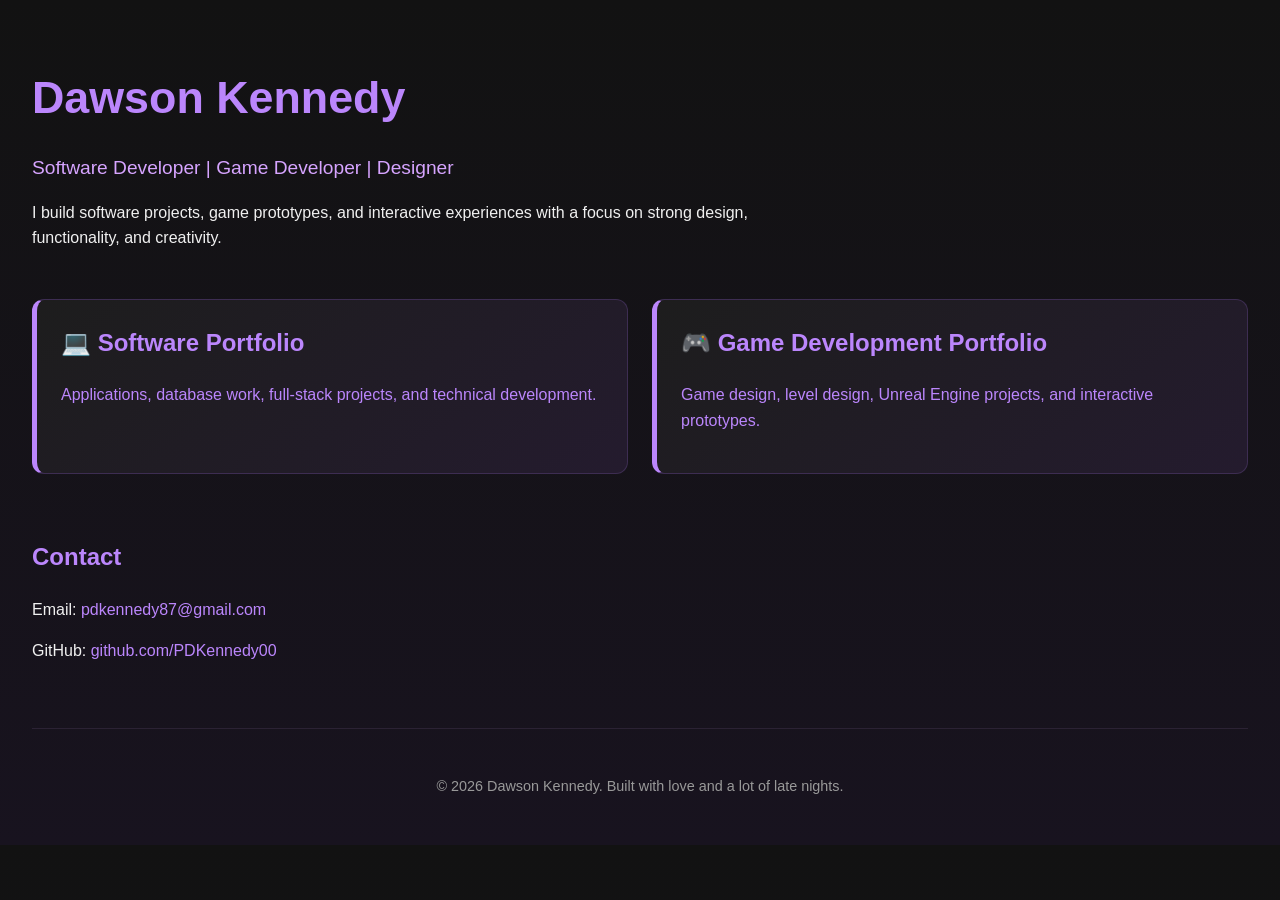
<file: index.html>
<!DOCTYPE html>
<html lang="en">
<head>
  <meta charset="UTF-8" />
  <meta name="viewport" content="width=device-width, initial-scale=1.0"/>
  <title>Dawson Kennedy – Portfolio Hub</title>
  <link rel="stylesheet" href="style.css" />
</head>
<body>
  <header class="hero">
    <h1>Dawson Kennedy</h1>
    <p class="hero-subtitle">Software Developer | Game Developer | Designer</p>
    <p class="hero-text">
      I build software projects, game prototypes, and interactive experiences with a focus on strong design, functionality, and creativity.
    </p>
  </header>

  <main class="hub-container">
    <a class="hub-card" href="software.html">
      <h2>💻 Software Portfolio</h2>
      <p>Applications, database work, full-stack projects, and technical development.</p>
    </a>

    <a class="hub-card" href="games.html">
      <h2>🎮 Game Development Portfolio</h2>
      <p>Game design, level design, Unreal Engine projects, and interactive prototypes.</p>
    </a>
  </main>

  <section class="section contact-section">
    <h2>Contact</h2>
    <p>Email: <a href="mailto:pdkennedy87@gmail.com">pdkennedy87@gmail.com</a></p>
    <p>GitHub: <a href="https://github.com/PDKennedy00" target="_blank">github.com/PDKennedy00</a></p>
  </section>

  <footer class="footer">
    <p>&copy; 2026 Dawson Kennedy. Built with love and a lot of late nights.</p>
  </footer>
</body>
</html>
</html>
</file>
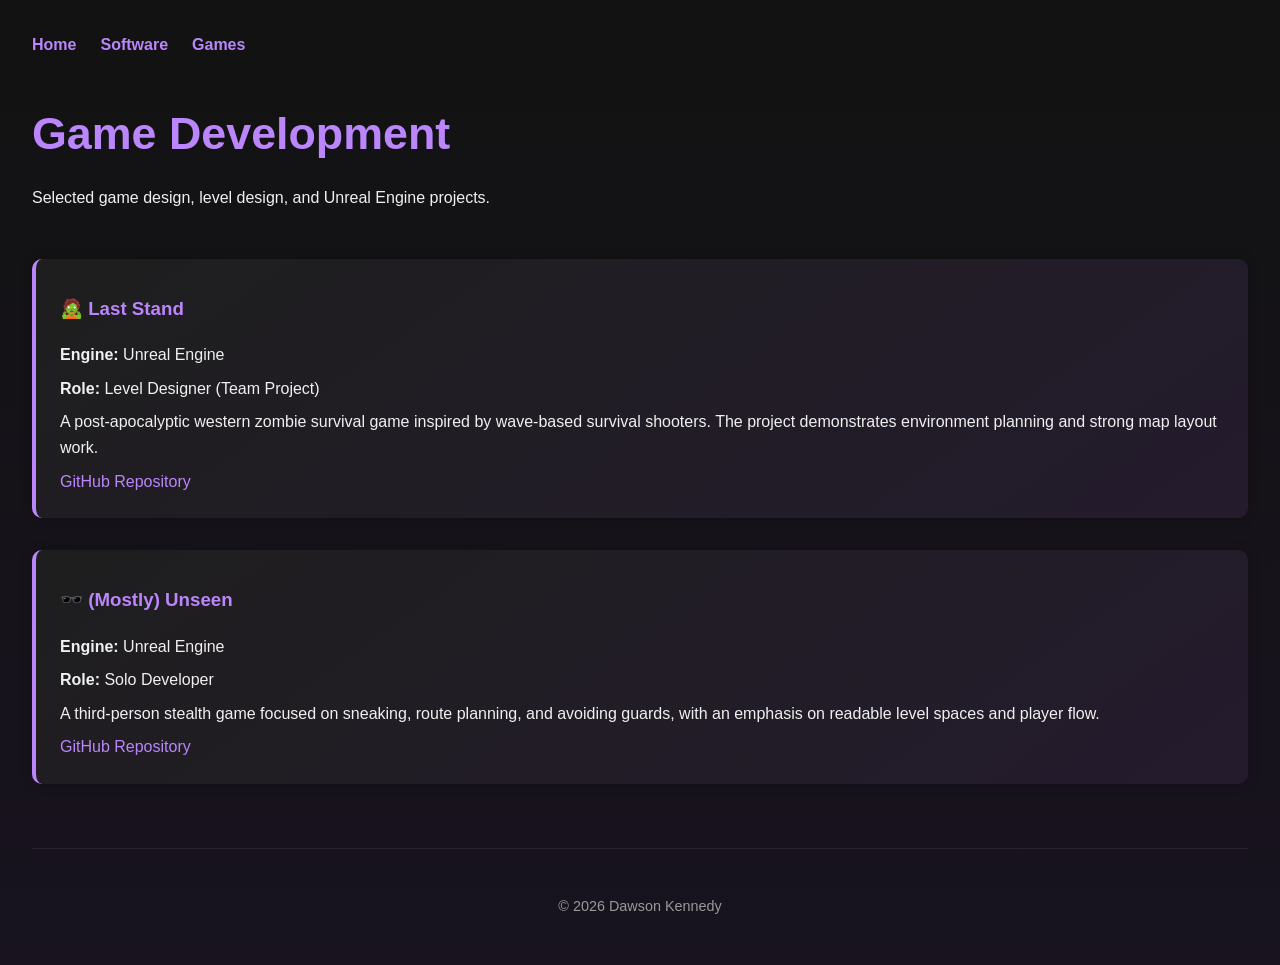
<file: games.html>
<!DOCTYPE html>
<html lang="en">
<head>
  <meta charset="UTF-8" />
  <meta name="viewport" content="width=device-width, initial-scale=1.0"/>
  <title>Dawson Kennedy – Game Development Portfolio</title>
  <link rel="stylesheet" href="style.css" />
</head>
<body>
  <nav class="nav">
    <a href="index.html">Home</a>
    <a href="software.html">Software</a>
    <a href="games.html">Games</a>
  </nav>

  <header class="page-header">
    <h1>Game Development</h1>
    <p>Selected game design, level design, and Unreal Engine projects.</p>
  </header>

  <main>
    <section class="section">
      <div class="project">
        <h3>🧟 Last Stand</h3>
        <p><strong>Engine:</strong> Unreal Engine</p>
        <p><strong>Role:</strong> Level Designer (Team Project)</p>
        <p>
          A post-apocalyptic western zombie survival game inspired by wave-based survival shooters. The project demonstrates environment planning and strong map layout work.
        </p>
        <p><a href="https://github.com/Justin-Murray555/Gam305RedTeam" target="_blank">GitHub Repository</a></p>
      </div>

      <div class="project">
        <h3>🕶️ (Mostly) Unseen</h3>
        <p><strong>Engine:</strong> Unreal Engine</p>
        <p><strong>Role:</strong> Solo Developer</p>
        <p>
          A third-person stealth game focused on sneaking, route planning, and avoiding guards, with an emphasis on readable level spaces and player flow.
        </p>
        <p><a href="https://github.com/PDKennedy00/GAM303" target="_blank">GitHub Repository</a></p>
      </div>
    </section>
  </main>

  <footer class="footer">
    <p>&copy; 2026 Dawson Kennedy</p>
  </footer>
</body>
</html>
</file>
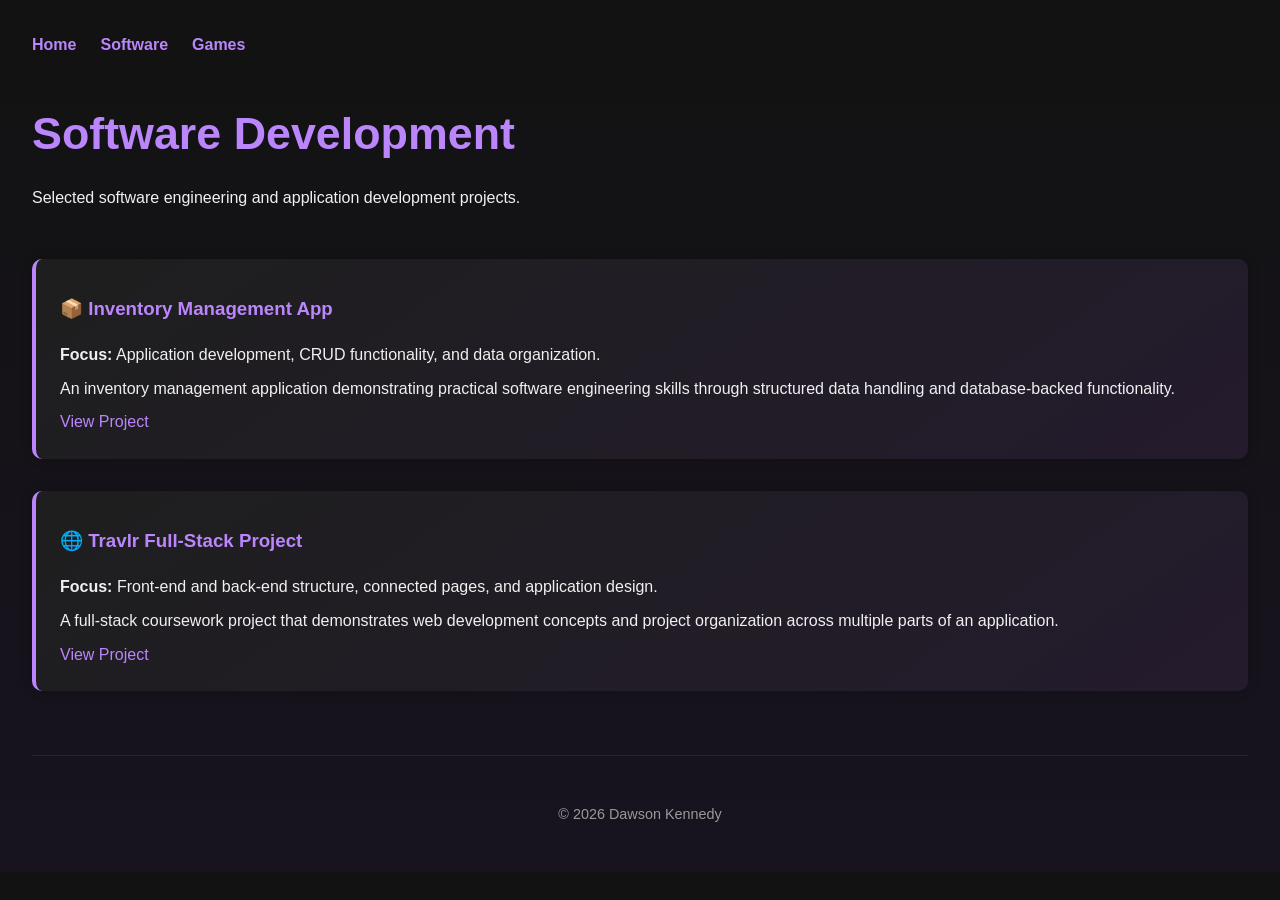
<file: software.html>
<!DOCTYPE html>
<html lang="en">
<head>
  <meta charset="UTF-8" />
  <meta name="viewport" content="width=device-width, initial-scale=1.0"/>
  <title>Dawson Kennedy – Software Portfolio</title>
  <link rel="stylesheet" href="style.css" />
</head>
<body>
  <nav class="nav">
    <a href="index.html">Home</a>
    <a href="software.html">Software</a>
    <a href="games.html">Games</a>
  </nav>

  <header class="page-header">
    <h1>Software Development</h1>
    <p>Selected software engineering and application development projects.</p>
  </header>

  <main>
    <section class="section">
      <div class="project">
        <h3>📦 Inventory Management App</h3>
        <p><strong>Focus:</strong> Application development, CRUD functionality, and data organization.</p>
        <p>
          An inventory management application demonstrating practical software engineering skills through structured data handling and database-backed functionality.
        </p>
        <p><a href="https://github.com/PDKennedy00/CS499_Capstone?tab=readme-ov-file" target="_blank">View Project</a></p>
      </div>

      <div class="project">
        <h3>🌐 Travlr Full-Stack Project</h3>
        <p><strong>Focus:</strong> Front-end and back-end structure, connected pages, and application design.</p>
        <p>
          A full-stack coursework project that demonstrates web development concepts and project organization across multiple parts of an application.
        </p>
        <p><a href="https://github.com/PDKennedy00/FullStack_TravlrProject/tree/main" target="_blank">View Project</a></p>
      </div>
    </section>
  </main>

  <footer class="footer">
    <p>&copy; 2026 Dawson Kennedy</p>
  </footer>
</body>
</html>
</file>
<file: style.css>
* {
  box-sizing: border-box;
}

body {
  margin: 0;
  padding: 2rem;
  font-family: 'Segoe UI', sans-serif;
  background: linear-gradient(180deg, #121212 0%, #18131f 100%);
  color: #f0f0f0;
  line-height: 1.6;
}

h1, h2, h3 {
  color: #bb86fc;
}

a {
  color: #bb86fc;
  text-decoration: none;
}

a:hover {
  color: #e0b8ff;
  text-decoration: underline;
}

.nav {
  display: flex;
  gap: 1.5rem;
  margin-bottom: 2.5rem;
  flex-wrap: wrap;
}

.nav a {
  font-weight: bold;
}

.hero,
.page-header {
  margin-bottom: 3rem;
}

.hero h1,
.page-header h1 {
  font-size: 2.8rem;
  margin-bottom: 0.5rem;
}

.hero-subtitle {
  color: #d6a4ff;
  font-size: 1.2rem;
  margin-bottom: 1rem;
}

.hero-text {
  max-width: 800px;
}

.section {
  margin-bottom: 4rem;
}

.hub-container {
  display: grid;
  grid-template-columns: repeat(auto-fit, minmax(260px, 1fr));
  gap: 1.5rem;
  margin-bottom: 4rem;
}

.hub-card {
  display: block;
  background: linear-gradient(145deg, #1d1d1d, #241b2e);
  border: 1px solid #3d2d52;
  border-left: 5px solid #bb86fc;
  border-radius: 12px;
  padding: 1.5rem;
  transition: transform 0.2s ease, border-color 0.2s ease, box-shadow 0.2s ease;
}

.hub-card:hover {
  transform: translateY(-4px);
  text-decoration: none;
  border-color: #bb86fc;
  box-shadow: 0 0 18px rgba(187, 134, 252, 0.18);
}

.hub-card h2 {
  margin-top: 0;
}

.project {
  background: linear-gradient(145deg, #1e1e1e, #241b2d);
  padding: 1rem 1.5rem;
  border-left: 4px solid #bb86fc;
  border-radius: 10px;
  margin-bottom: 2rem;
  box-shadow: 0 0 12px rgba(0, 0, 0, 0.22);
}

.project p {
  margin: 0.5rem 0;
}

.contact-section {
  margin-top: 2rem;
}

.footer {
  text-align: center;
  font-size: 0.9rem;
  color: #999;
  margin-top: 4rem;
  padding-top: 2rem;
  border-top: 1px solid #2b2234;
}

@media (max-width: 768px) {
  body {
    padding: 1.25rem;
  }

  .hero h1,
  .page-header h1 {
    font-size: 2.2rem;
  }
}
</file>
